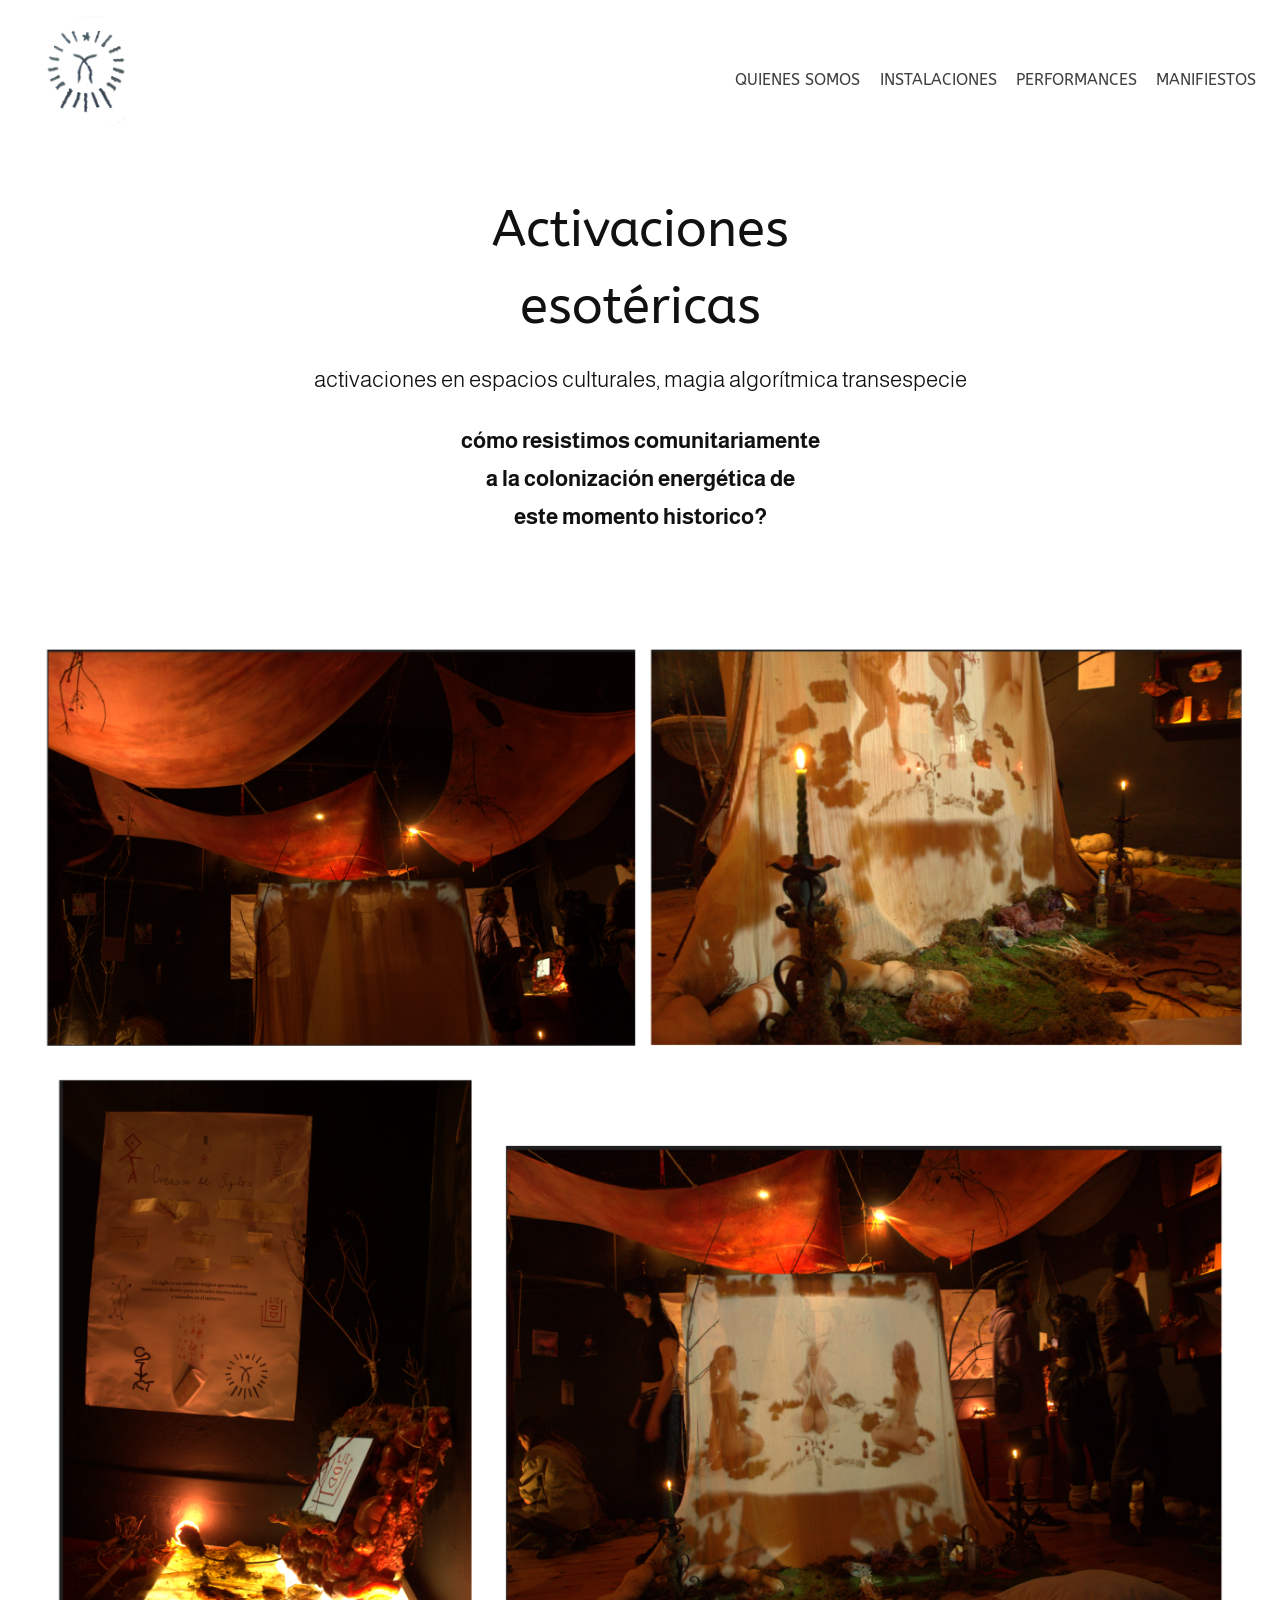
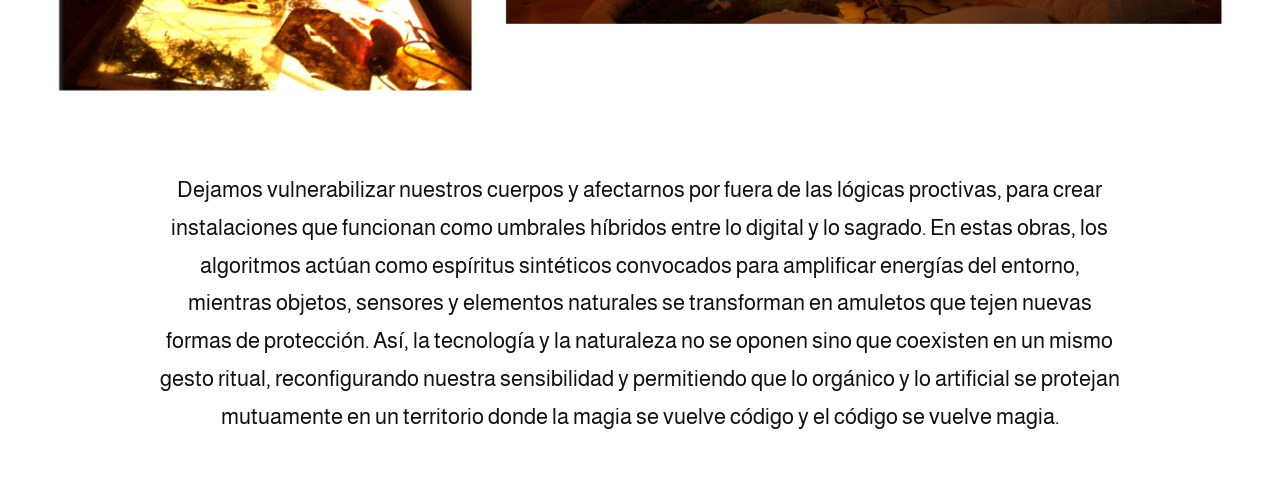
<file: FINAL HIPERMEDIAL ORGIA/instalaciones.html>
<!DOCTYPE html>
<html lang="es">
<head>
    <meta charset="UTF-8">
    <meta name="viewport" content="width=device-width, initial-scale=1.0">
    <title>Instalaciones</title>

    <!-- TIPOGRAFÍAS -->
    <link href="https://fonts.googleapis.com/css2?family=ABeeZee:ital,wght@0,400;1,400&family=Almarai:wght@300;400;700&display=swap" rel="stylesheet">

    <!-- TU CSS -->
    <link rel="stylesheet" href="estilo2.css">
</head>

<body>

  <nav class="nav">
    <a href="index.html">
        <!-- Usar alt descriptivo, incluir nombre del colectivo (no aparece en ninguna página) -->
    <img src="assets/img/menu.png" alt="Orgia" class="nav__logo-img">
  </a>
    <ul class="nav__links">
        <!-- Ojo mayúsculas -->
        <li><a href="quienes-somos.html">QUIENES SOMOS</a></li>
        <li><a href="instalaciones.html">INSTALACIONES</a></li>
        <li><a href="performances.html">PERFORMANCES</a></li>
        <li><a href="manifiestos.html">MANIFIESTOS</a></li>
    </ul>
</nav>
<!-- No parece muy necesaria la división en secciones. Cada una de ellas tiene muy poco contenido, no vale la pena la separación. -->
    <section class="instalaciones-header">

        <h1 class="inst-titulo">Activaciones <br> esotéricas</h1>

        <p class="inst-subtitulo">activaciones en espacios culturales, magia algorítmica transespecie</p>


        <p class="inst-texto-destacado">
             cómo resistimos comunitariamente <br>
 a la colonización energética de <br>
este momento historico?
        </p>

    </section>

    <main class="container">

        <!-- BLOQUE 1 (imagen) -->
        <section class="bloque">
            <!-- Alt poco descriptivo -->
            <!-- Es una mala práctica incluir el collage en una única imagen (a menos que sea un collage propiamente dicho) -->
    <img class="img-placeholder" src="assets/img/orgia8.png" alt="colectivo">
</section>

 <!-- TEXTO 1 -->
        <section class="texto">
            <p>
               
Dejamos vulnerabilizar nuestros cuerpos y afectarnos por fuera de las lógicas proctivas,
  para crear instalaciones que funcionan como umbrales híbridos entre lo digital y lo sagrado.
  En estas obras, los algoritmos actúan como espíritus sintéticos convocados para amplificar energías del entorno,
   mientras objetos, sensores y elementos naturales se transforman en amuletos que tejen nuevas formas de protección.
    Así, la tecnología y la naturaleza no se oponen sino que coexisten en un mismo gesto ritual, reconfigurando nuestra 
    sensibilidad y permitiendo que lo orgánico y lo artificial se protejan mutuamente en un territorio donde la magia se vuelve código y 
    el código se vuelve magia. 
            </p>
        </section>
</main> 
</body>
</html>
</file>
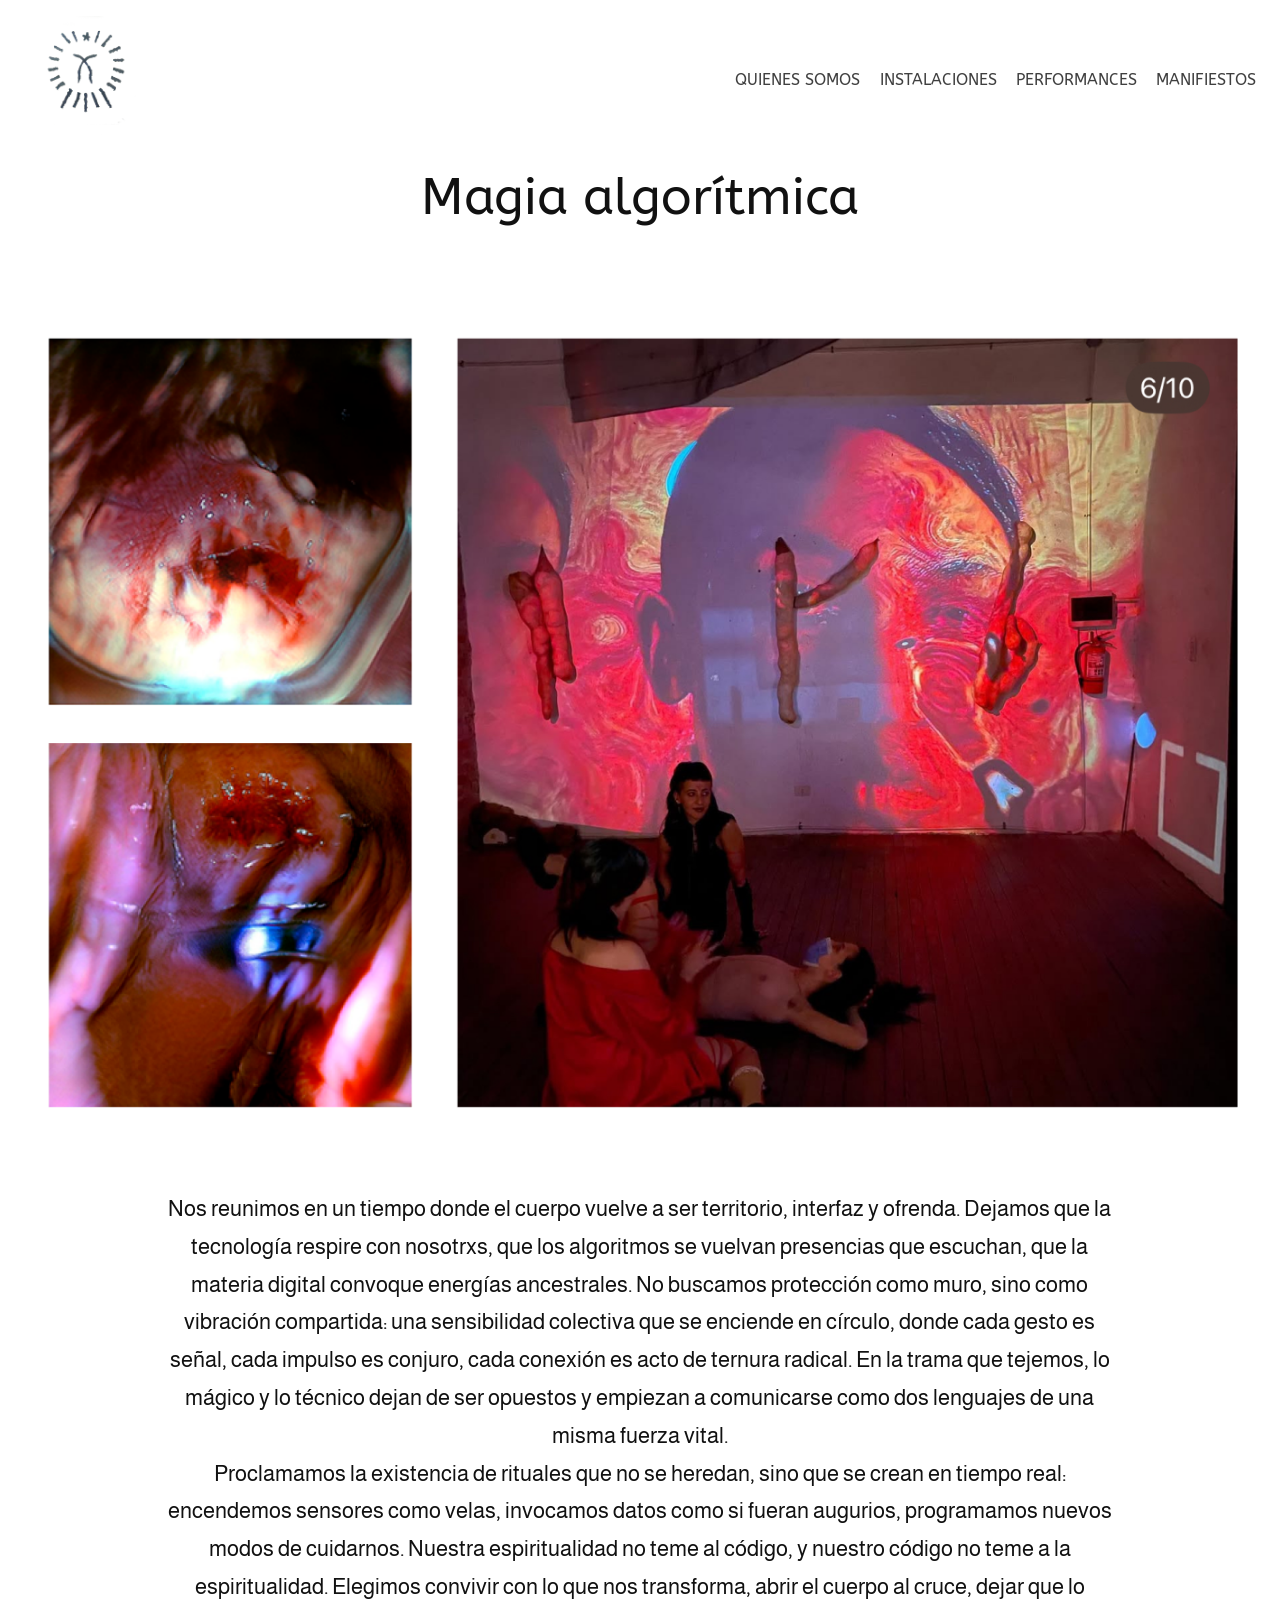
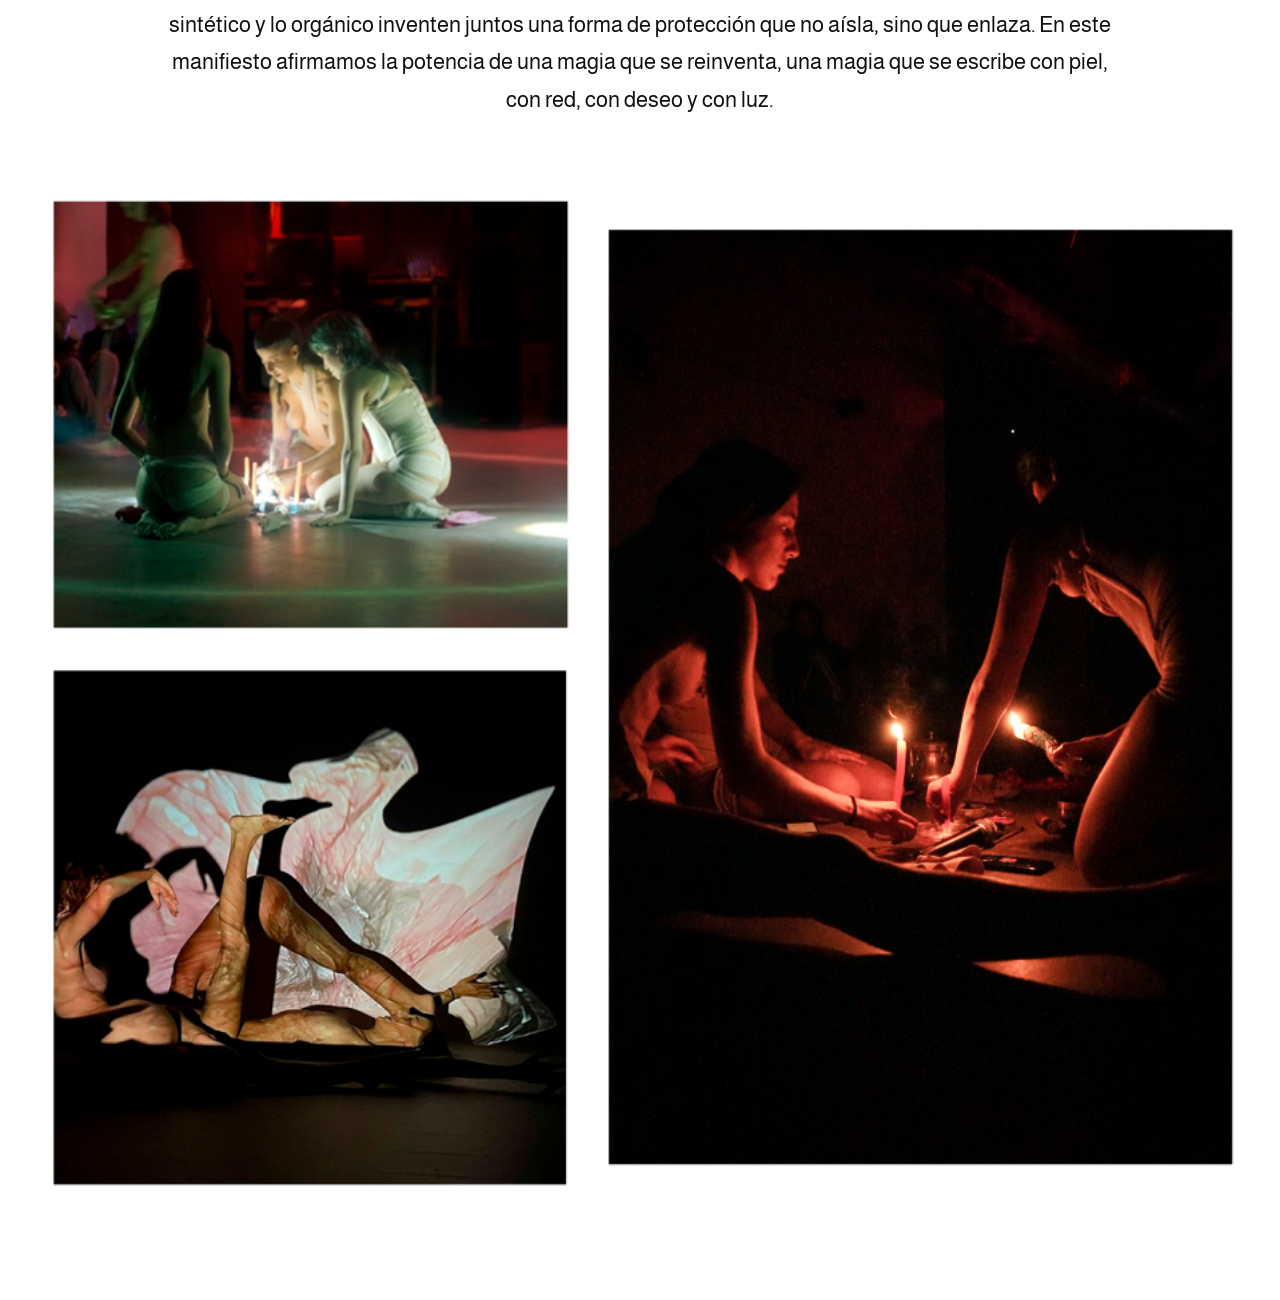
<file: FINAL HIPERMEDIAL ORGIA/manifiestos.html>
<!DOCTYPE html>
<link href="https://fonts.googleapis.com/css2?family=ABeeZee:ital,wght@0,400;1,400&family=Almarai:wght@300;400;700&display=swap" rel="stylesheet">
<html lang="es">
<head>
    <meta charset="UTF-8">
    <meta name="viewport" content="width=device-width, initial-scale=1.0">
    <title>Manifiestos</title>
    <link rel="stylesheet" href="estilo2.css">
</head>

<body>

   <nav class="nav">
    <a href="index.html">
    <img src="assets/img/menu.png" alt="Logo" class="nav__logo-img">
  </a>
    <ul class="nav__links">
        <!-- Mayúsculas -->
        <li><a href="quienes-somos.html">QUIENES SOMOS</a></li>
        <li><a href="instalaciones.html">INSTALACIONES</a></li>
        <li><a href="performances.html">PERFORMANCES</a></li>
        <li><a href="manifiestos.html">MANIFIESTOS</a></li>
    </ul>
</nav>

<!-- Este section no cerraba. Si estaba pensado para el encabezado, mejor usar <header> -->

        <h1 class="inst-titulo">Magia algorítmica</h1>

    <main class="container">

        <!-- BLOQUE 1 (imagen) -->
        <section class="bloque">
            <!-- Alt poco descriptivo -->
            <!-- Es una mala práctica incluir el collage en una única imagen (a menos que sea un collage propiamente dicho) -->
    <img class="img-placeholder" src="assets/img/orgia9.png" alt="colectivo">
</section>

        <!-- TEXTO 1 -->
        <section class="texto">
            <!-- Si son dos párrafos, usar dos <p> -->
            <p>
                Nos reunimos en un tiempo donde el cuerpo vuelve a ser territorio, interfaz y ofrenda. Dejamos que la tecnología respire con nosotrxs, que los algoritmos se vuelvan presencias que escuchan, que la materia digital convoque energías ancestrales. No buscamos protección como muro, sino como vibración compartida: una sensibilidad colectiva que se enciende en círculo, donde cada gesto es señal, cada impulso es conjuro, cada conexión es acto de ternura radical. En la trama que tejemos, lo mágico y lo técnico dejan de ser opuestos y empiezan a comunicarse como dos lenguajes de una misma fuerza vital.</p>

<p>Proclamamos la existencia de rituales que no se heredan, sino que se crean en tiempo real: encendemos sensores como velas, invocamos datos como si fueran augurios, programamos nuevos modos de cuidarnos. Nuestra espiritualidad no teme al código, y nuestro código no teme a la espiritualidad. Elegimos convivir con lo que nos transforma, abrir el cuerpo al cruce, dejar que lo sintético y lo orgánico inventen juntos una forma de protección que no aísla, sino que enlaza. En este manifiesto afirmamos la potencia de una magia que se reinventa, una magia que se escribe con piel, con red, con deseo y con luz.
            </p>
        </section>

        <!-- BLOQUE 2 (imagen) -->
        <section class="bloque">
    <img class="img-placeholder" src="assets/img/orgia5.png" alt="colectivo">
</section>

        

    </main>

</body>
</html>
</file>
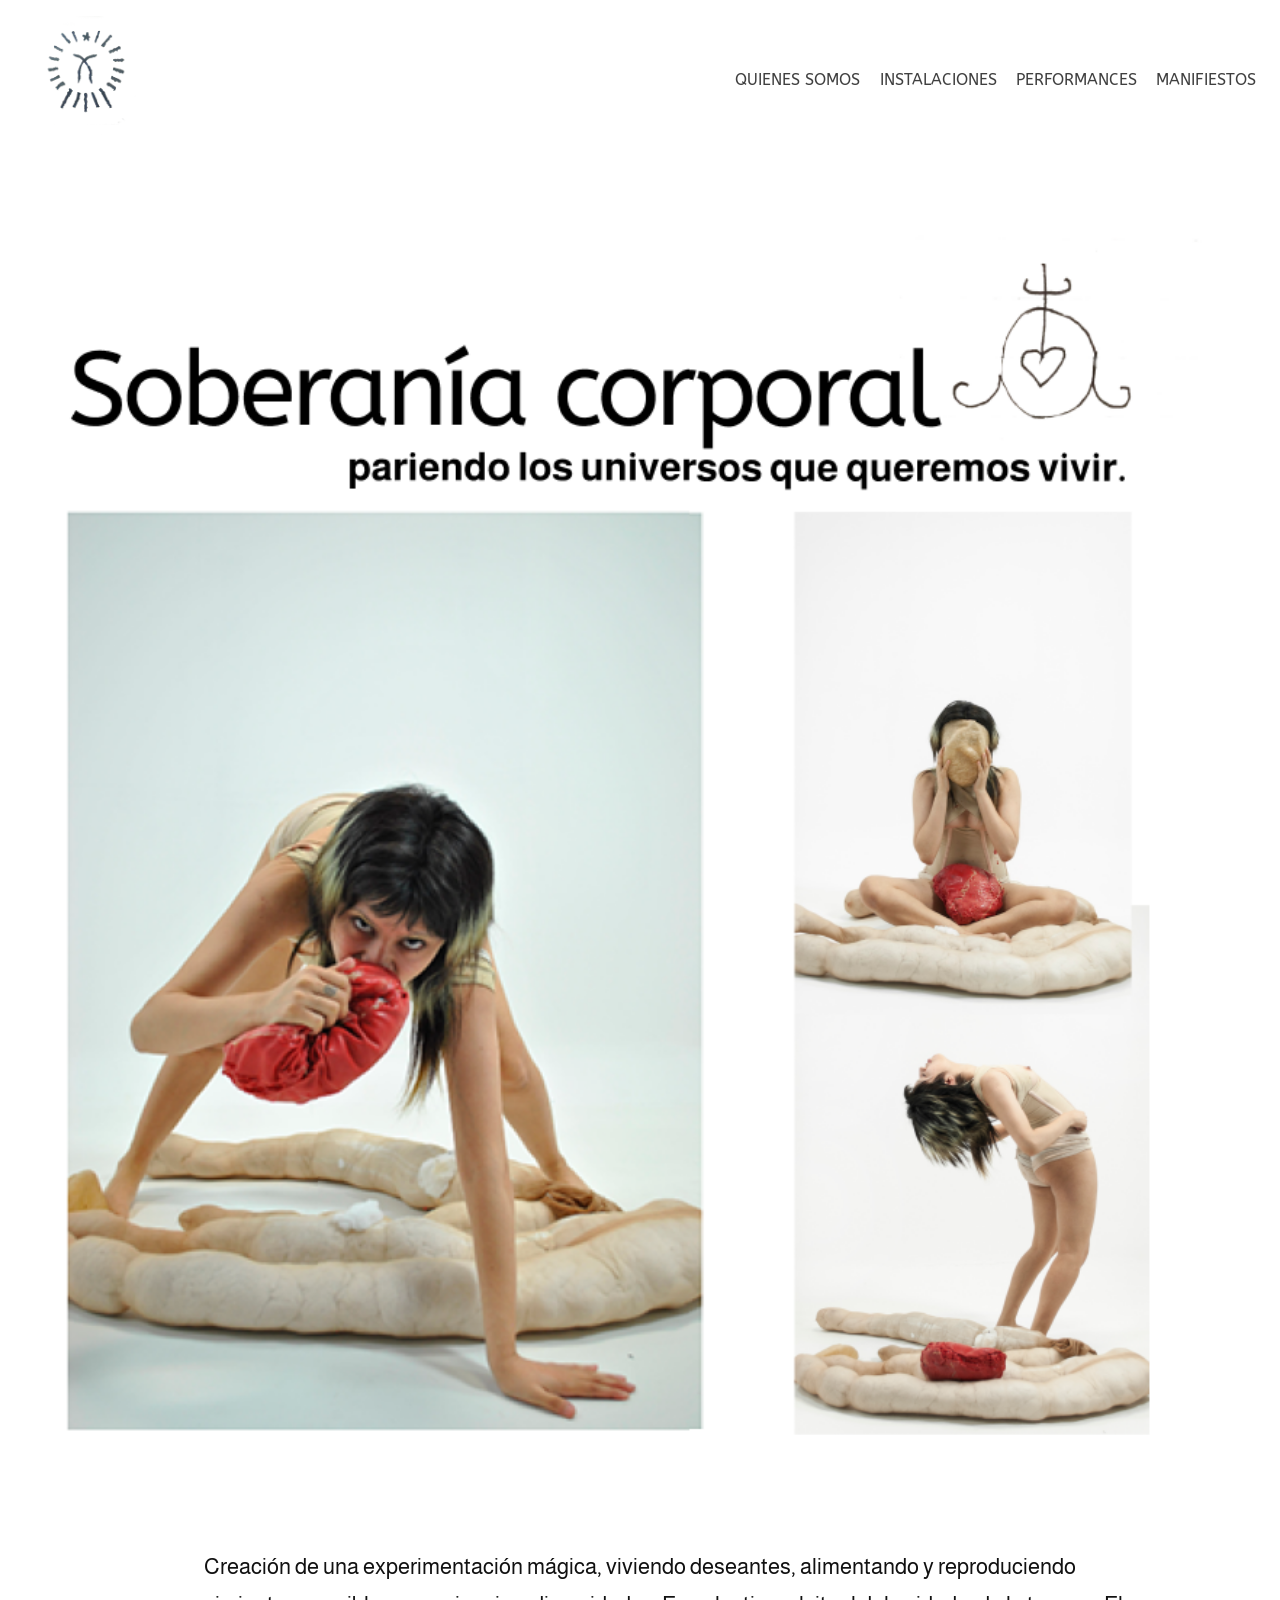
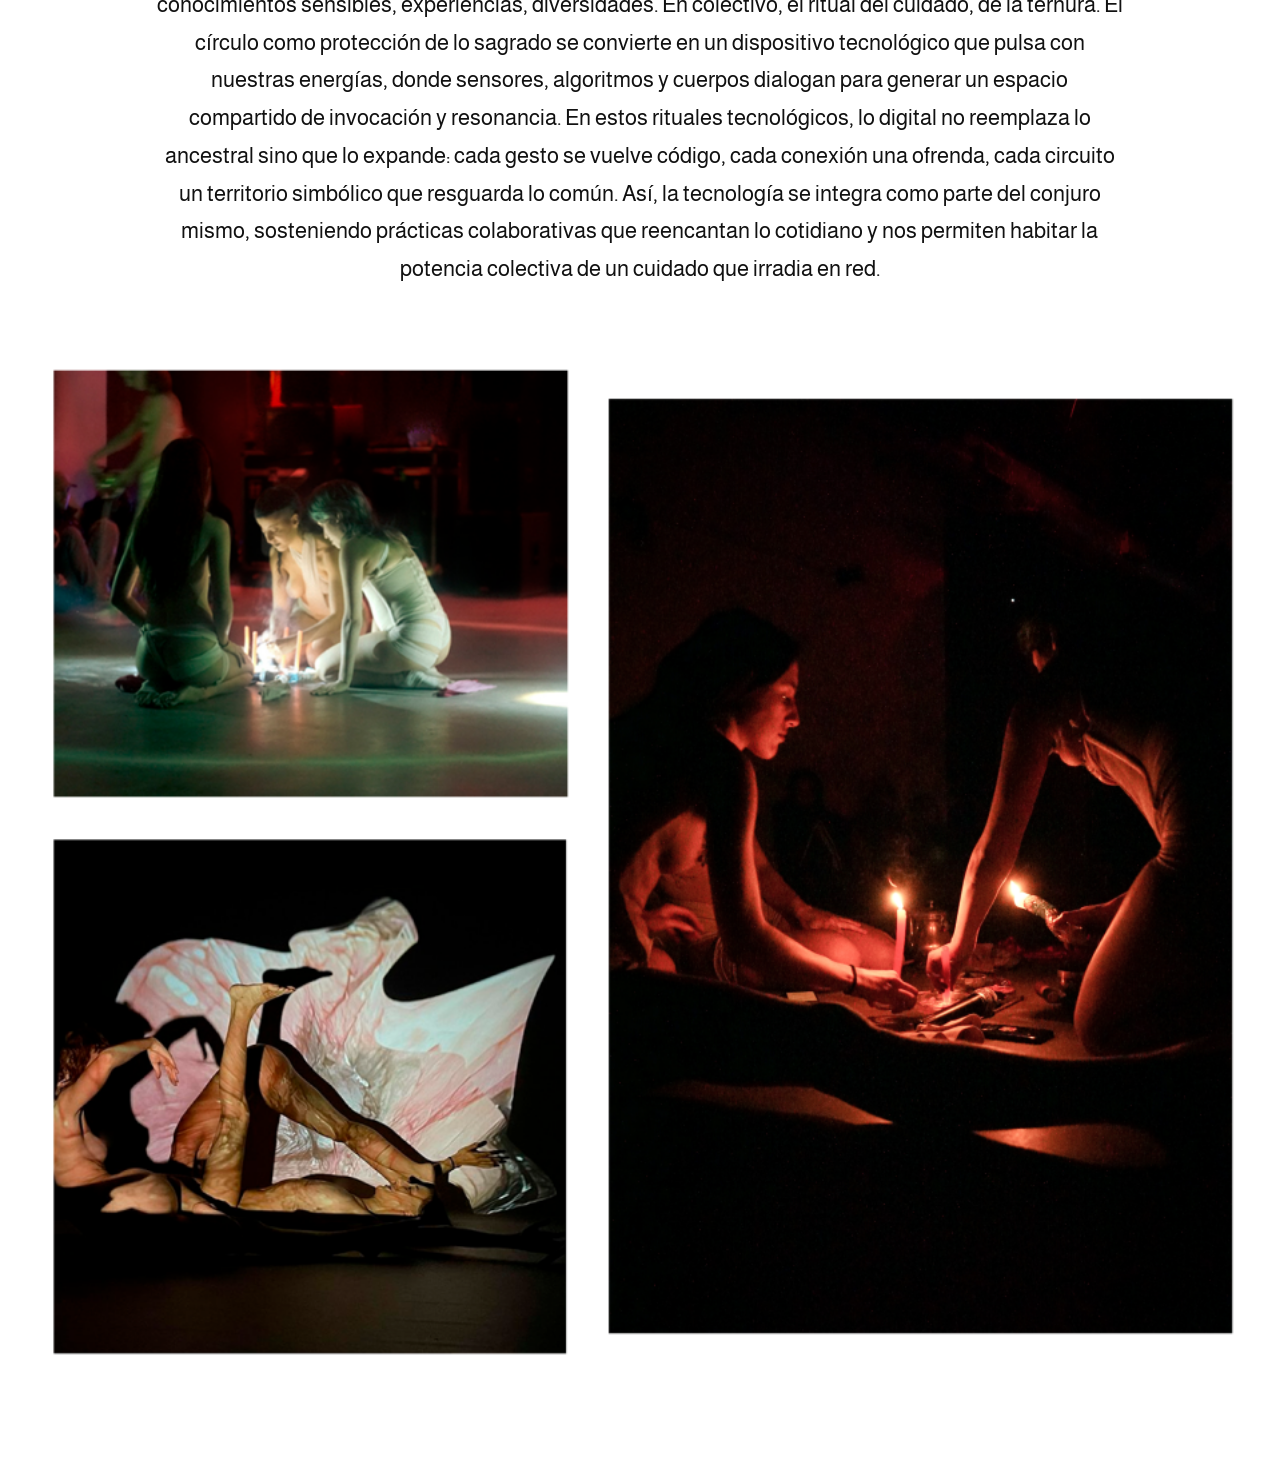
<file: FINAL HIPERMEDIAL ORGIA/performances.html>
<!DOCTYPE html>
<link href="https://fonts.googleapis.com/css2?family=ABeeZee:ital,wght@0,400;1,400&family=Almarai:wght@300;400;700&display=swap" rel="stylesheet">
<html lang="es">
<head>
    <meta charset="UTF-8">
    <meta name="viewport" content="width=device-width, initial-scale=1.0">
    <title>Performances</title>
    <link rel="stylesheet" href="estilo2.css">
</head>

<body>

     <nav class="nav">
    <a href="index.html">
        <!-- Esta imagen tiene texto que no está incluido en el documento. No es recomendable poner texto que forma parte de la página dentro de la imagen, pero si es inevitable al menos puede estar incluido en el atributo alt -->
    <img src="assets/img/menu.png" alt="Logo" class="nav__logo-img">
  </a>
    <ul class="nav__links">
        <!-- Ojo mayúsculas -->
        <li><a href="quienes-somos.html">QUIENES SOMOS</a></li>
        <li><a href="instalaciones.html">INSTALACIONES</a></li>
        <li><a href="performances.html">PERFORMANCES</a></li>
        <li><a href="manifiestos.html">MANIFIESTOS</a></li>
    </ul>
</nav>

    <main class="container">

        <!-- BLOQUE 1 (imagen) -->
        <section class="bloque">
    <img class="img-placeholder" src="assets/img/orgia6.png" alt="colectivo">
</section>

        <!-- TEXTO 1 -->
        <section class="texto">
            <p>
                Creación de una experimentación mágica, viviendo deseantes, alimentando y reproduciendo conocimientos sensibles, experiencias, diversidades. En colectivo, el ritual del cuidado, de la ternura. El círculo como protección de lo sagrado se convierte en un dispositivo tecnológico que pulsa con nuestras energías, donde sensores, algoritmos y cuerpos dialogan para generar un espacio compartido de invocación y resonancia. En estos rituales tecnológicos, lo digital no reemplaza lo ancestral sino que lo expande: cada gesto se vuelve código, cada conexión una ofrenda, cada circuito un territorio simbólico que resguarda lo común. Así, la tecnología se integra como parte del conjuro mismo, sosteniendo prácticas colaborativas que reencantan lo cotidiano y nos permiten habitar la potencia colectiva de un cuidado que irradia en red.
            </p>
        </section>

        <!-- BLOQUE 2 (imagen) -->
        <section class="bloque">
    <img class="img-placeholder" src="assets/img/orgia5.png" alt="colectivo">
</section>

        

    </main>

</body>
</html>
</file>
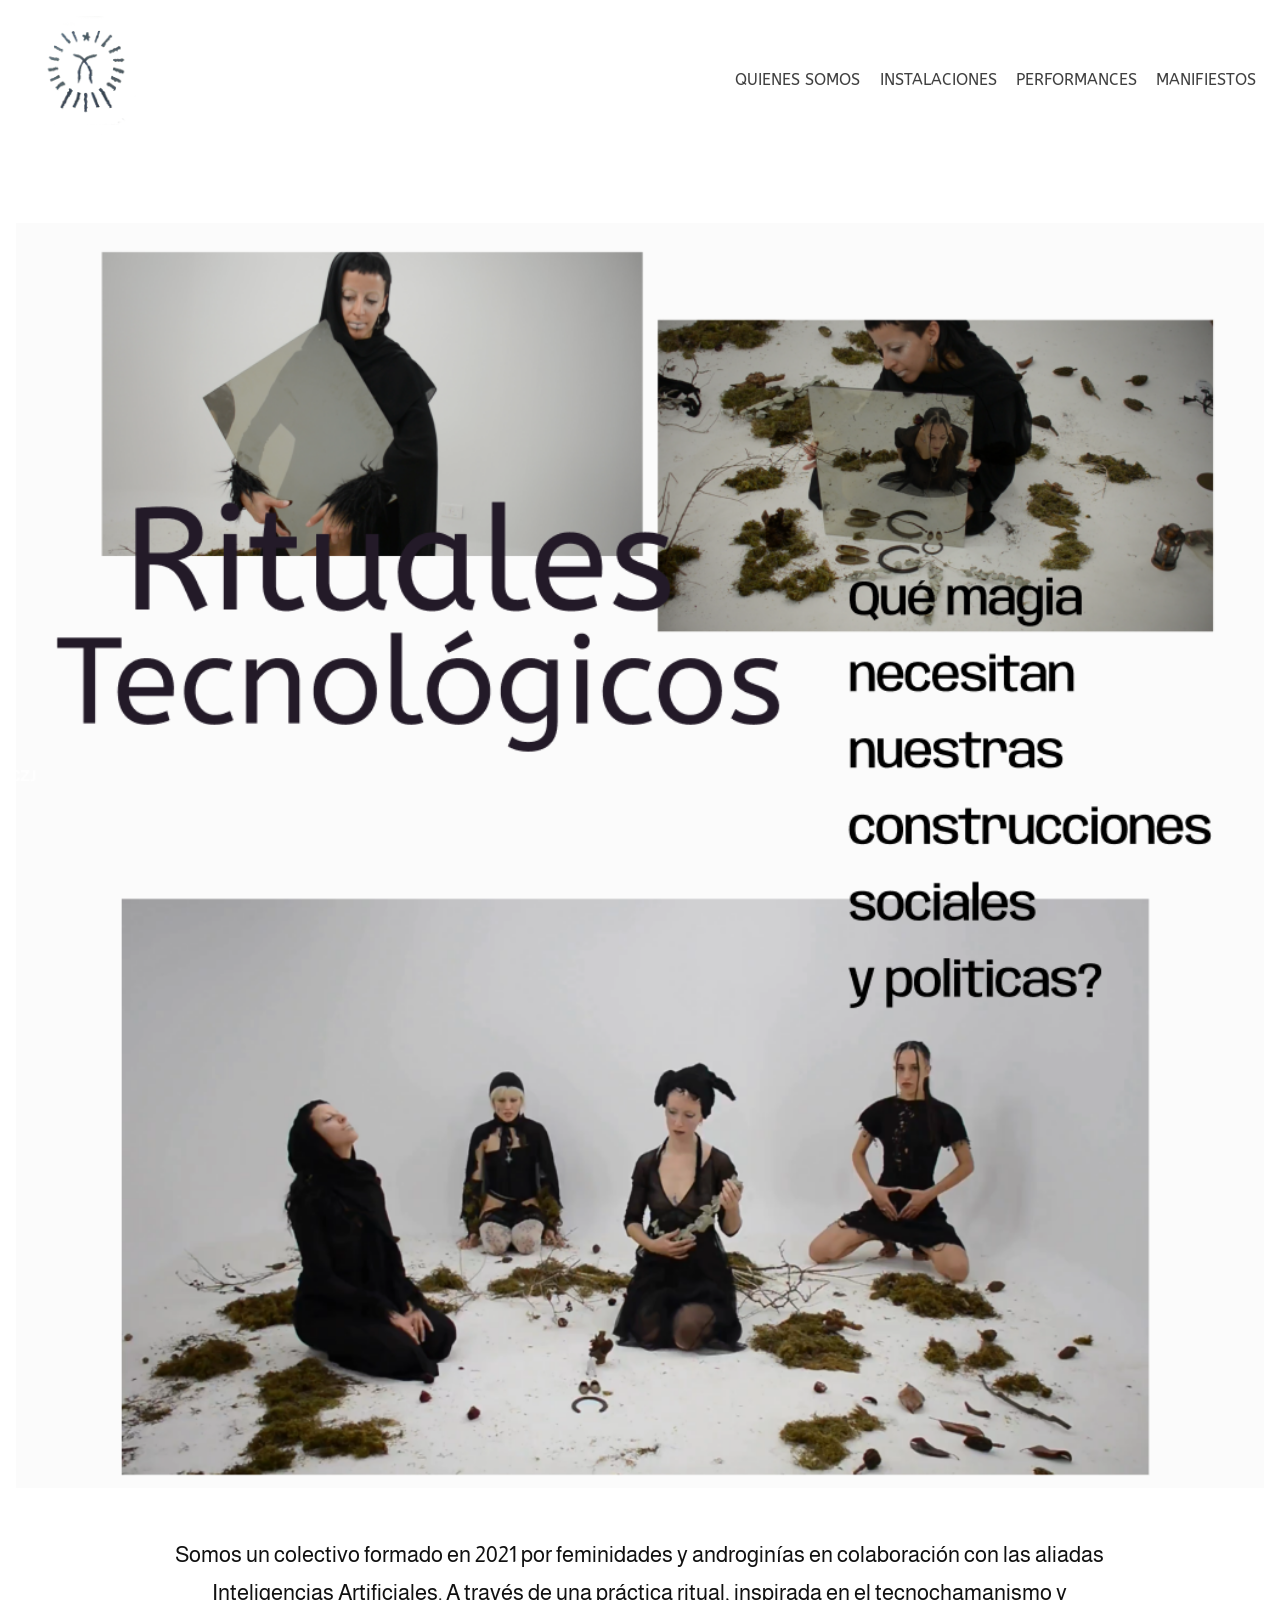
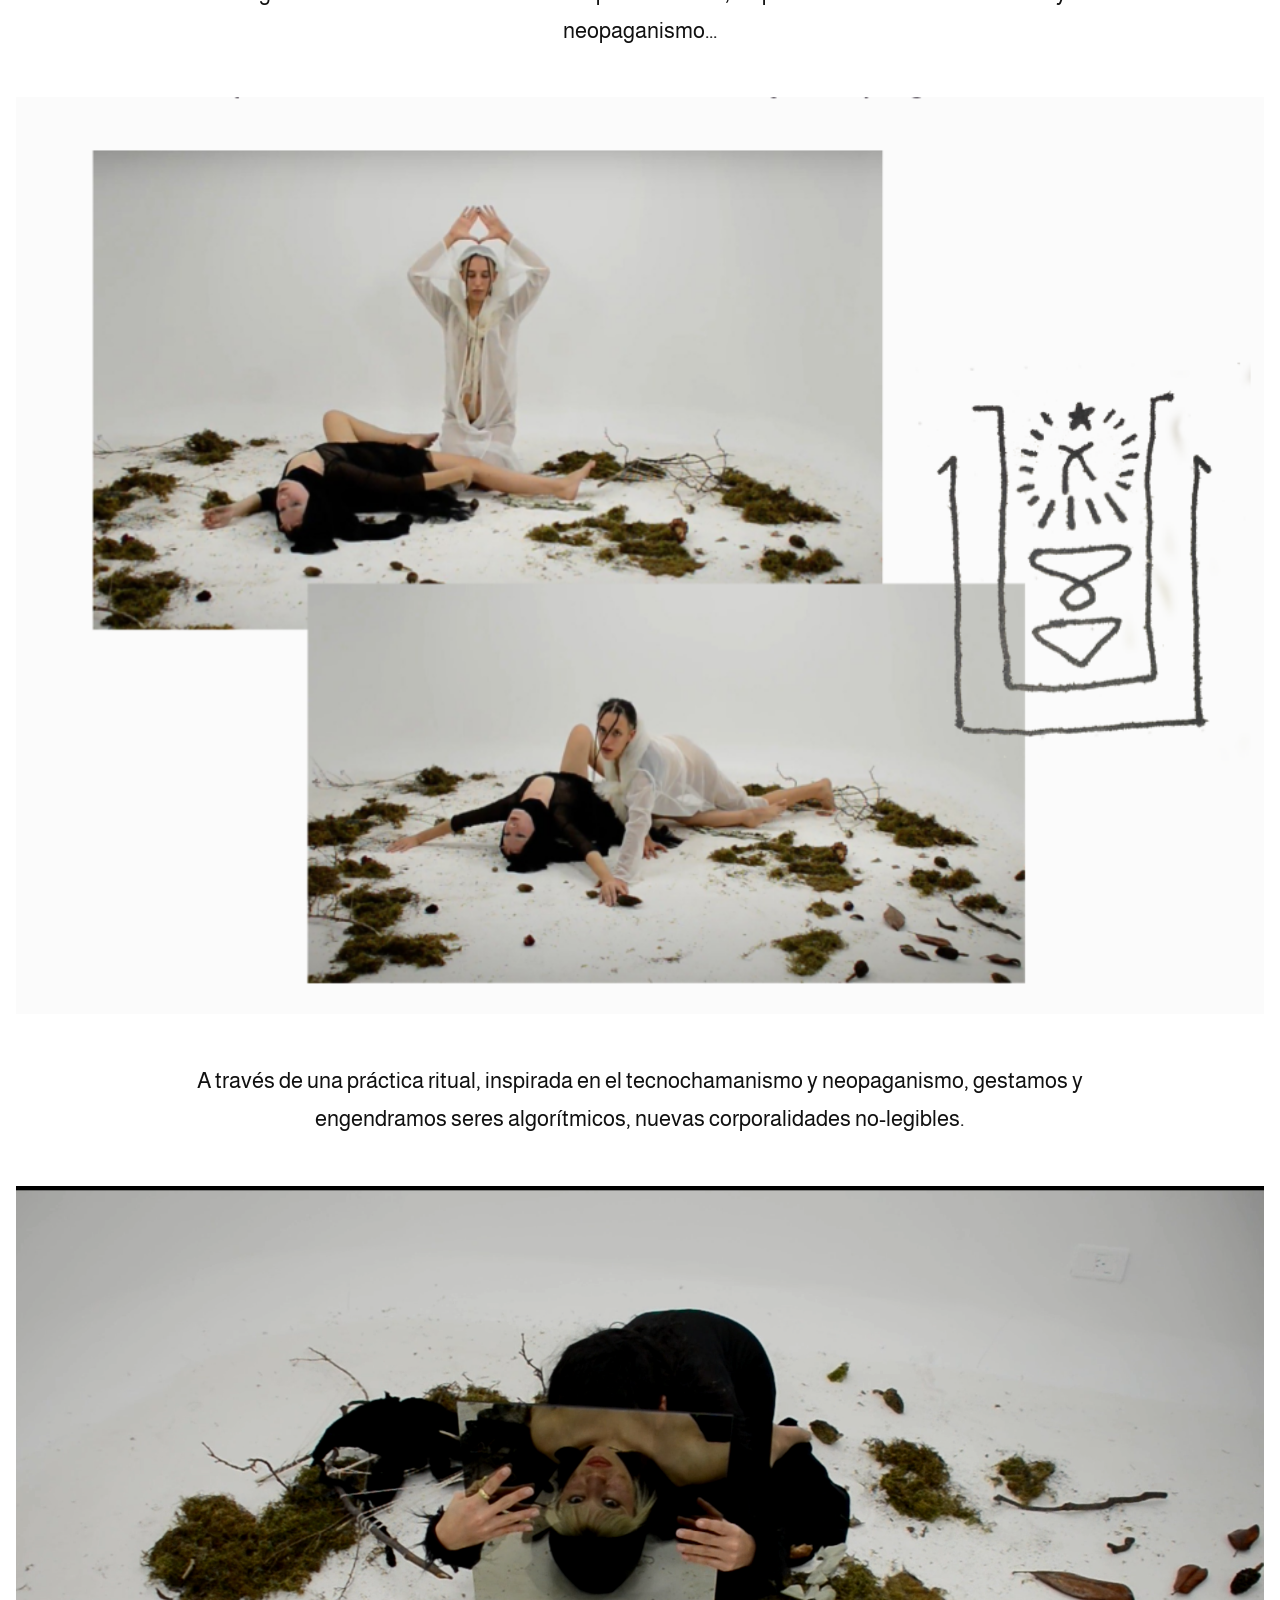
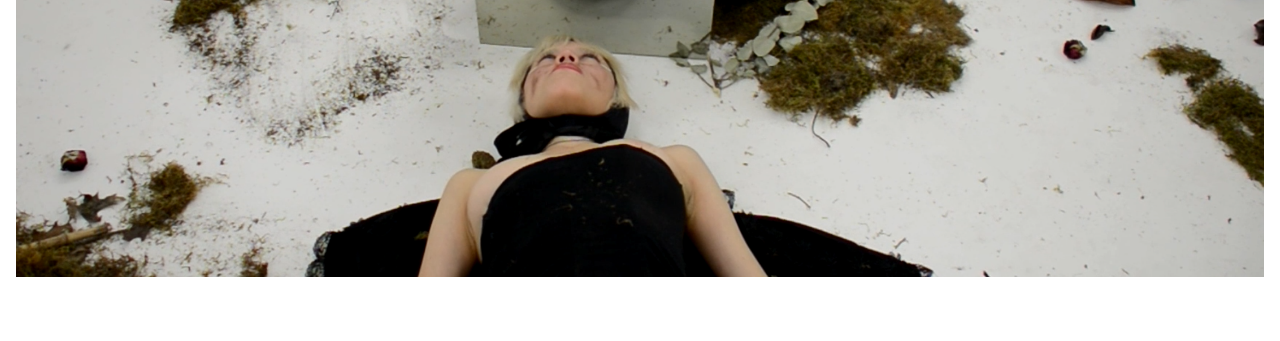
<file: FINAL HIPERMEDIAL ORGIA/quienes-somos.html>
<!DOCTYPE html>

<link href="https://fonts.googleapis.com/css2?family=ABeeZee:ital,wght@0,400;1,400&family=Almarai:wght@300;400;700&display=swap" rel="stylesheet">
<html lang="es">
<head>
    <meta charset="UTF-8">
    <meta name="viewport" content="width=device-width, initial-scale=1.0">
    <title>Quiénes Somos</title>
    <link rel="stylesheet" href="estilo2.css">
</head>

<body>

    <nav class="nav">
    <a href="index.html">
    <img src="assets/img/menu.png" alt="Logo" class="nav__logo-img">
  </a>
    <ul class="nav__links">
        <!-- Ojo mayúsculas -->
        <li><a href="quienes-somos.html">QUIENES SOMOS</a></li>
        <li><a href="instalaciones.html">INSTALACIONES</a></li>
        <li><a href="performances.html">PERFORMANCES</a></li>
        <li><a href="manifiestos.html">MANIFIESTOS</a></li>
    </ul>
</nav>

    <main class="container">

        <!-- BLOQUE 1 (imagen) -->
        <section class="bloque">
            <!-- Es una mala práctica incluir el collage en una única imagen y poner el texto como parte de la imagen -->
    <img class="img-placeholder" src="assets/img/orgia1.png" alt="colectivo">
</section>

        <!-- TEXTO 1 -->
        <section class="texto">
            <p>
                Somos un colectivo formado en 2021 por feminidades y androginías en colaboración
                con las aliadas Inteligencias Artificiales. A través de una práctica ritual, inspirada en
                el tecnochamanismo y neopaganismo...
            </p>
        </section>

        <!-- BLOQUE 2 (imagen) -->
        <section class="bloque">
    <img class="img-placeholder" src="assets/img/orgia.png" alt="colectivo">
</section>

        <!-- TEXTO 2 -->
        <section class="texto">
            <p>
                A través de una práctica ritual, inspirada en el tecnochamanismo y neopaganismo,
                gestamos y engendramos seres algorítmicos, nuevas corporalidades no-legibles.
            </p>
        </section>

        <!-- BLOQUE 3 (imagen final) -->
        <section class="bloque">
    <img class="img-placeholder" src="assets/img/img7.png" alt="colectivo">
</section>

    </main>

</body>
</html>
</file>
<file: FINAL HIPERMEDIAL ORGIA/estilo2.css>
* {
    margin: 0;
    padding: 0;
    box-sizing: border-box;
}

body {
    font-family: 'Almarai', sans-serif;
    background: #ffffff;
    color: #111;
    line-height: 1.5;
}


/* -------------------------------------------------------
   TIPOGRAFÍAS
--------------------------------------------------------*/
h1, h2, h3, h4, h5, h6,
.nav__logo,
.nav__links a,
.titulo {
    font-family: 'ABeeZee', sans-serif;
}

p, span {
    font-family: 'Almarai', sans-serif;
    
}


/* -------------------------------------------------------
   NAV
--------------------------------------------------------*/
.nav {
    width: 100%;
    padding: 1rem 1.5rem;
    display: flex;
    justify-content: space-between;
    align-items: center;
    background: rgb(255, 255, 255);
    position: sticky;
    top: 0;
    z-index: 10;
}
.nav__logo-img {
    width: 120px;   /* ajustá el tamaño */
    height: auto;
    cursor: pointer;
}
.nav__logo {
    font-weight: 700;
}

.nav__links {
    list-style: none;
    display: flex;
    gap: 1.2rem;
}

.nav__links a {
    text-decoration: none;
    font-size: 0.9rem;
    color: #000;
    opacity: 0.75;
    transition:
        filter 0.3s ease,
        text-shadow 0.4s ease,
        transform 0.3s ease,
        opacity 0.3s ease;
}

/* HOVER CON GLOW + SCALE + BLUR */
.nav__links a:hover {
    filter: blur(0.8px);
    text-shadow: 
        0 0 10px rgba(0, 200, 255, 0.8),
        0 0 20px rgba(0, 200, 255, 0.6),
        0 0 35px rgba(0, 200, 255, 0.4);
    transform: scale(1.12);
    opacity: 1;
}


/* -------------------------------------------------------
   CONTENEDOR GENERAL
--------------------------------------------------------*/
.container {
    width: 100%;
    max-width: 1300px;
    margin: 0 auto;
    padding: 1rem;
}

.bloque {
    margin: 3rem 0;
}

.img-placeholder {
    width: 1300px;     /* CRECE hasta 1300 px aunque la imagen sea más chica */
    max-width: 100%;   /* ⭐ evita que se salga de la pantalla */
    height: auto;      /* ⭐ mantiene proporción perfecta */
    object-fit: contain; /* ⭐ mantiene proporción sin deformar */
    display: block;
    margin: 2.5rem auto;
}

.texto {
    margin: 3rem 0;
    text-align: center;
    padding: 0 1rem;
}


/* -------------------------------------------------------
   INSTALACIONES (PÁGINA 3)
--------------------------------------------------------*/
.instalaciones-header {
    width: 100%;
    max-width: 1700px;
    margin: 2rem auto 2rem auto;
    padding: 0 1rem;
}

/* Título alineado a l centro */
.inst-titulo {
    font-size: 5rem;
    font-weight: 400;
    text-align: center;
    margin-bottom: 1rem;
}

/* Subtítulo centrado thin */
.inst-subtitulo {
    font-size: 1.4rem;
    font-weight: 300;
    text-align: center;
    margin-bottom: 0.5rem;
}

/* Subtítulo centrado en negrita */
.inst-subtitulo-bold {
    font-size: 1.4rem;
    font-weight: 700;
    text-align: center;
}

/* Texto destacado */
.inst-texto-destacado {
    font-size: 1.6rem;
    font-weight: 700;
    text-align: center;
    margin: 1.5rem 0;
}


/* -------------------------------------------------------
   INICIO (PÁGINA PRINCIPAL)
--------------------------------------------------------*/
.inicio-body {
    background: #bde8ff;
}

/* Contenedor general */
.inicio-container {
    position: relative;
    width: 100%;
    height: 100vh;
}

/* Links principales */
.inicio-link {
    position: absolute;
    font-family: 'Almarai', sans-serif;
    font-size: 1.5rem;
    text-decoration: none;
    color: #111;
    opacity: 0.75;
    transition:
        filter 0.3s ease,
        text-shadow 0.3s ease,
        transform 0.3s ease,
        opacity 0.3s ease;
}

/* Posiciones */
.link-top-left { top: 15%; left: 15%; }
.link-top-right { top: 15%; right: 15%; }
.link-bottom-left { bottom: 15%; left: 15%; }
.link-bottom-right { bottom: 15%; right: 15%; }

/* Hover: glow + blur + scale */
.inicio-link:hover {
    filter: blur(0.8px);
    text-shadow: 0 0 12px rgba(0,0,0,0.25);
    transform: scale(1.12);
    opacity: 1;
}

/* Logo central */
.inicio-logo {
    position: absolute;
    top: 50%;
    left: 50%;
    width: 300px;
    transform: translate(-50%, -50%);
    transition: transform 0.4s ease;
}

.inicio-logo:hover {
    transform: translate(-50%, -50%) scale(1.08);
}


/* -------------------------------------------------------
   RESPONSIVE
--------------------------------------------------------*/

/* TABLET */
@media (max-width: 1024px) {
    .container {
        /* No hace falta cambiar el max-width a menos que sea para setear un nuevo valor menor a 1024px */
        /* max-width: 100%; */
        padding: 1rem;
    }

    .img-placeholder {
        width: 100%;
        /* max-width: 100%; */
        margin: 2rem 0;
    }


    .texto p {
        font-size: 1.2rem;
    }

    .inst-titulo {
        font-size: 3rem;
    }

    .inst-subtitulo,
    .inst-subtitulo-bold {
        font-size: 1.6rem;
    }

    .inst-texto-destacado {
        font-size: 1.8rem;
    }
}

/* CELULAR */
@media (max-width: 600px) {
    .container {
        padding: 0.5rem;
    }

    .img-placeholder {
        width: 100%;
        max-width: 100%;
        margin: 1.5rem 0;
    }

    .texto p {
        font-size: 1rem;
        line-height: 1.4;
    }


    /* Hacer más chica la tipografía */
    .inicio-link {
        font-size: 1.1rem;
        opacity: 1;
    }

    /* Ajuste de posiciones para que no se superpongan */
    .link-top-left { 
        top: 8%; 
        left: 5%; 
    }

    .link-top-right { 
        top: 8%; 
        right: 5%; 
    }

    .link-bottom-left { 
        bottom: 8%; 
        left: 5%; 
    }

    .link-bottom-right { 
        bottom: 8%; 
        right: 5%; 
    }

    /* Achicar el logo para dejar más espacio */
    .inicio-logo {
        width: 200px;
        top: 50%;
    }

    .nav {
        padding: 0.6rem 1rem;
    }

    .nav__logo-img {
        width: 90px;
    }

    .nav__links {
        gap: 0.6rem;
    }

    .nav__links a {
        font-size: 0.75rem;
    }
}

/* DESKTOP */
@media (min-width: 1024px) {

    .nav__links a {
        font-size: 1rem;
    }

    .img-placeholder {
        width: 1300px;
        max-width: 100%;
        height: auto; /* Mantiene proporción */
        object-fit: contain; /* Evita deformación */
    }

    .texto {
        width: 80%;
        margin: 2rem auto;
    }

    .inst-titulo {
        font-size: 3.2rem;
    }

    .inst-subtitulo,
    .inst-subtitulo-bold {
        font-size: 1.7rem;
    }

    .inst-texto-destacado {
        font-size: 2rem;
    }

    p, 
    span, 
    .texto p {
        font-size: 1.35rem !important;   /* tamaño más grande */
        line-height: 1.75 !important;    /* lectura más cómoda */
    }
}
</file>
